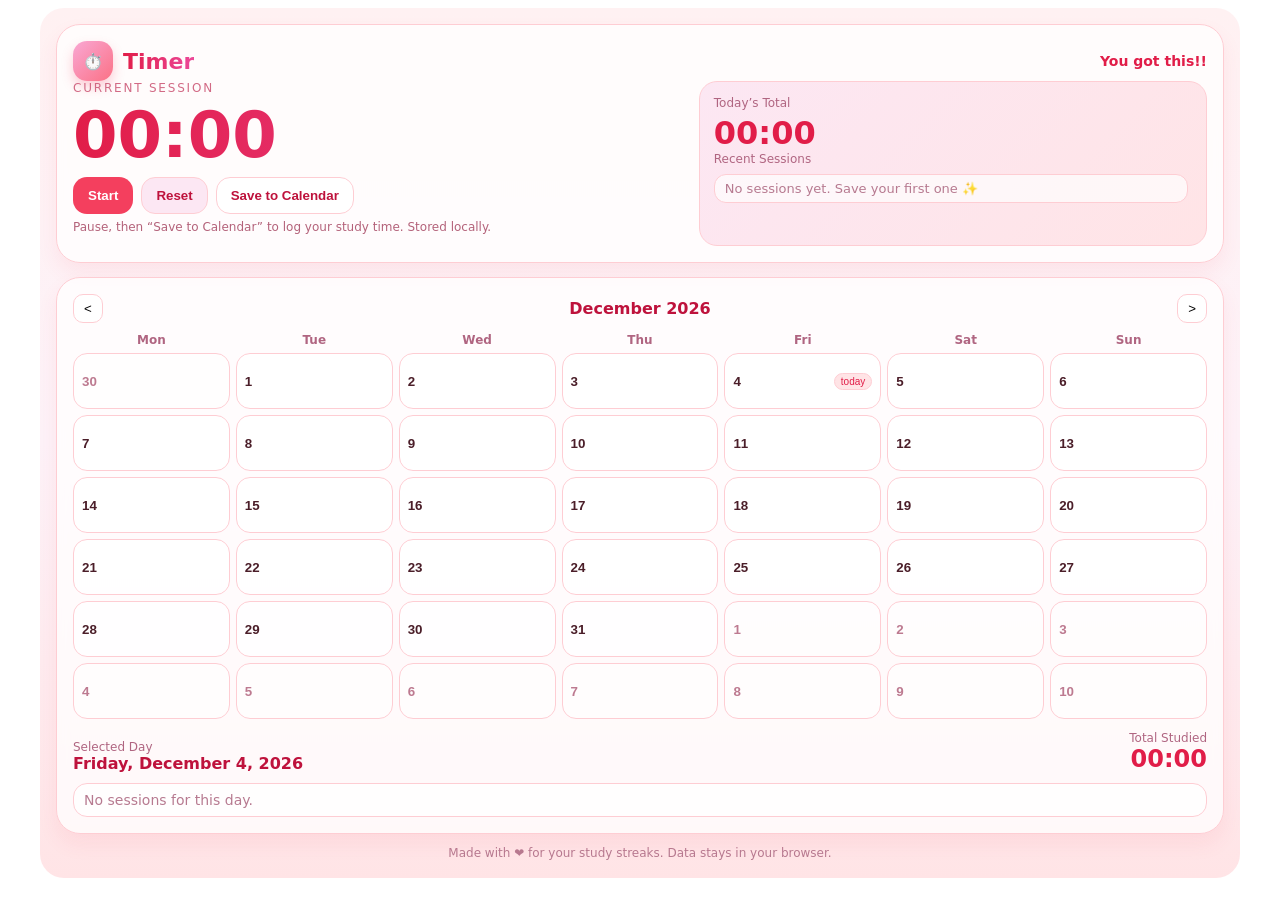
<file: index.html>
<!DOCTYPE html>
<html lang="en">
<head>
  <meta charset="UTF-8">
  <title>Study Sweet – Timer</title>
  <link rel="stylesheet" href="study_buddy/style.css">
  <link rel="manifest" href="manifest.json">
  <meta name="theme-color" content="#e11d48">


</head>
<body>
<div id="sb-app" class="sb-app">
  <div class="sb-card sb-top">
    <div class="sb-header">
      <div class="sb-brand">
        <div class="sb-logo">⏱️</div>
        <h1>Timer</h1>
      </div>
      <div class="sb-motto">You got this!!</div>
    </div>

    <div class="sb-timer-row">
      <div class="sb-session">
        <p class="sb-label">Current Session</p>
        <div id="sb-elapsed" class="sb-big">00:00</div>
        <div class="sb-controls">
          <button id="sb-start" class="sb-btn sb-btn-primary">Start</button>
          <button id="sb-pause" class="sb-btn sb-btn-primary sb-hidden">Pause</button>
          <button id="sb-reset" class="sb-btn sb-btn-ghost">Reset</button>
          <button id="sb-save"  class="sb-btn sb-btn-white">Save to Calendar</button>
        </div>
        <p class="sb-hint">Pause, then “Save to Calendar” to log your study time. Stored locally.</p>
      </div>

      <div class="sb-today">
        <p class="sb-muted">Today’s Total</p>
        <div id="sb-today-total" class="sb-total">00:00</div>

        <div class="sb-recent">
          <p class="sb-muted">Recent Sessions</p>
          <div id="sb-recent-list" class="sb-list"></div>
        </div>
      </div>
    </div>
  </div>

  <div class="sb-card">
    <div class="sb-cal-header">
      <button id="sb-prev" class="sb-nav">&lt;</button>
      <div class="sb-cal-title" id="sb-month-title">Month YYYY</div>
      <button id="sb-next" class="sb-nav">&gt;</button>
    </div>

    <div class="sb-weekdays">
      <div>Mon</div><div>Tue</div><div>Wed</div><div>Thu</div><div>Fri</div><div>Sat</div><div>Sun</div>
    </div>

    <div id="sb-grid" class="sb-grid"></div>

    <div class="sb-selected">
      <div>
        <p class="sb-muted">Selected Day</p>
        <div id="sb-selected-label" class="sb-selected-title">—</div>
      </div>
      <div class="sb-right">
        <p class="sb-muted">Total Studied</p>
        <div id="sb-selected-total" class="sb-selected-total">00:00</div>
      </div>
    </div>

    <div id="sb-sessions" class="sb-sessions"></div>
  </div>

  <p class="sb-footnote">Made with ❤ for your study streaks. Data stays in your browser.</p>
</div>

<!-- Session editor modal -->
<div id="sb-modal" class="sb-modal sb-hidden">
  <div class="sb-modal-backdrop"></div>
  <div class="sb-modal-card">
    <h3 class="sb-modal-title">Edit Session</h3>
    <label class="sb-modal-label">Title</label>
    <input id="sb-modal-title" class="sb-input" placeholder="e.g., Math, Reading, CS Project" />
    <label class="sb-modal-label">Notes</label>
    <textarea id="sb-modal-notes" class="sb-textarea" rows="5" placeholder="What did you do?"></textarea>
    <div class="sb-modal-actions">
      <button id="sb-modal-cancel" class="sb-btn sb-btn-ghost">Cancel</button>
      <button id="sb-modal-save" class="sb-btn sb-btn-primary">Save</button>
    </div>
  </div>
</div>

<script>
(()=> {
  // ===== Utils =====
  const pad2 = (n)=> String(n).padStart(2,'0');
  const fmtHMS = (sec)=>{
    const h = Math.floor(sec/3600), m = Math.floor((sec%3600)/60), s= sec%60;
    return h > 0 ? `${pad2(h)}:${pad2(m)}:${pad2(s)}` : `${pad2(m)}:${pad2(s)}`;
  };
  // LOCAL y-m-d so timezones don't shift to tomorrow
  const ymd = (d) => {
    const y = d.getFullYear();
    const m = String(d.getMonth() + 1).padStart(2, '0');
    const day = String(d.getDate()).padStart(2, '0');
    return `${y}-${m}-${day}`;
  };
  const startOfDay = (d)=> new Date(d.getFullYear(), d.getMonth(), d.getDate());
  const uid = ()=> Date.now().toString(36) + Math.random().toString(36).slice(2,7);

  const LS_KEY = 'sb-study-timer:v1';

  const state = (()=> {
    // totals: {'YYYY-MM-DD': seconds}
    // sessions: {'YYYY-MM-DD': [{id, startedAt, seconds, title, notes}]}
    try{ return JSON.parse(localStorage.getItem(LS_KEY)) || { totals:{}, sessions:{} }; }
    catch(e){ return { totals:{}, sessions:{} }; }
  })();
  const saveState = ()=> localStorage.setItem(LS_KEY, JSON.stringify(state));

  // Ensure all saved sessions have id/title/notes (for older data)
function normalizeState(){
  let changed = false;
  if (!state.sessions) state.sessions = {};
  if (!state.totals) state.totals = {};

  for (const [day, list] of Object.entries(state.sessions)) {
    state.sessions[day] = (list || []).map((s) => {
      if (!s.id) { s.id = uid(); changed = true; }
      if (s.title == null) { s.title = "Session"; changed = true; }
      if (s.notes == null) { s.notes = ""; changed = true; }
      return s;
    });
  }
  if (changed) saveState();
}
normalizeState();




  // ===== Elements =====
  const $ = (sel)=> document.querySelector(sel);
  const grid = $('#sb-grid');
  const monthTitle = $('#sb-month-title');
  const selectedLabel = $('#sb-selected-label');
  const selectedTotalEl = $('#sb-selected-total');
  const sessionsWrap = $('#sb-sessions');
  const todayTotalEl = $('#sb-today-total');
  const recentList = $('#sb-recent-list');
  const elapsedEl = $('#sb-elapsed');

  const btnStart = $('#sb-start'), btnPause = $('#sb-pause'), btnReset = $('#sb-reset'), btnSave = $('#sb-save');

  // ===== Timer =====
  let running = false, timerId = null, elapsed = 0;
  const today = startOfDay(new Date());

  function tick(){ elapsed += 1; renderElapsed(); }
  function renderElapsed(){ elapsedEl.textContent = fmtHMS(elapsed); }
  function start(){ if (running) return; running = true; btnStart.classList.add('sb-hidden'); btnPause.classList.remove('sb-hidden'); timerId = setInterval(tick, 1000); }
  function pause(){ if (!running) return; running = false; btnPause.classList.add('sb-hidden'); btnStart.classList.remove('sb-hidden'); clearInterval(timerId); }
  function reset(){ pause(); elapsed = 0; renderElapsed(); }

  // ===== Save session (now with id/title/notes) =====
  function saveSession(){
    if (elapsed <= 0) return;
    const key = ymd(new Date());
    state.totals[key] = (state.totals[key]||0) + elapsed;

    const newSess = {
      id: uid(),
      startedAt: Date.now(),
      seconds: elapsed,
      title: "Session",
      notes: ""
    };
    (state.sessions[key] ||= []).push(newSess);
    saveState();

    elapsed = 0; renderElapsed();
    selectDay(startOfDay(new Date())); // jump to today
    renderToday();
    renderCalendar();
  }

  btnStart.addEventListener('click', start);
  btnPause.addEventListener('click', pause);
  btnReset.addEventListener('click', reset);
  btnSave.addEventListener('click', saveSession);

  // Keyboard shortcuts
// Keyboard shortcuts (ignore when typing or when modal is open)
  window.addEventListener('keydown', (e) => {
  const t = e.target;
  const typing = t && (t.tagName === 'INPUT' || t.tagName === 'TEXTAREA' || t.isContentEditable);
  const modalOpen = !document.getElementById('sb-modal').classList.contains('sb-hidden');

  if (typing || modalOpen) return; // do nothing while typing or modal up

  if (e.code === 'Space') {
    e.preventDefault();
    running ? pause() : start();
  } else if (e.key.toLowerCase() === 'r') {
    reset();
  } else if (e.key.toLowerCase() === 's') {
    saveSession();
  }
});


  // ===== Calendar =====
  let cursor = new Date(today.getFullYear(), today.getMonth(), 1);
  let selected = startOfDay(new Date());

  function getMonthMatrix(year, month){
    const first = new Date(year, month, 1);
    const startWeekday = (first.getDay()+6)%7; // Monday=0
    const daysInMonth = new Date(year, month+1, 0).getDate();
    const prevDays = new Date(year, month, 0).getDate();
    const cells = [];
    for (let i=startWeekday-1;i>=0;i--) cells.push(new Date(year, month-1, prevDays - i));
    for (let d=1; d<=daysInMonth; d++) cells.push(new Date(year, month, d));
    let next=1; while (cells.length<42) cells.push(new Date(year, month+1, next++));
    return cells;
  }

  function renderCalendar(){
    monthTitle.textContent = cursor.toLocaleDateString(undefined, { month:'long', year:'numeric' });
    grid.innerHTML = '';
    const cells = getMonthMatrix(cursor.getFullYear(), cursor.getMonth());
    const tKey = ymd(today);

    cells.forEach(d=>{
      const key = ymd(d);
      const inMonth = d.getMonth() === cursor.getMonth();
      const total = state.totals[key] || 0;
      const isToday = key === tKey;
      const isSelected = key === ymd(selected);

      const el = document.createElement('button');
      el.type = 'button';
      el.className = `sb-day ${inMonth ? '' : 'dim'}` + (isSelected ? ' sb-selected-day' : '');
      el.innerHTML = `
        <div class="sb-row">
          <strong>${d.getDate()}</strong>
          ${isToday ? '<span class="sb-todaytag">today</span>' : ''}
        </div>
        ${total > 0
          ? `<span class="sb-badge">${ total >= 3600 ? (total/3600).toFixed(1) + 'h' : Math.round(total/60) + 'm' }</span>`
          : ''
        }
      `;
      el.addEventListener('click', () => { selectDay(startOfDay(d)); });
      grid.appendChild(el);
    });
  }

  // ===== Selected day details =====
  function selectDay(d){
    selected = d;
    selectedLabel.textContent = d.toLocaleDateString(undefined, {
      weekday:'long', year:'numeric', month:'long', day:'numeric'
    });

    const key = ymd(d);
    const tot = state.totals[key] || 0;
    selectedTotalEl.textContent = fmtHMS(tot);

    const sess = state.sessions[key] || [];
    sessionsWrap.innerHTML = '';

    if (sess.length === 0){
      sessionsWrap.innerHTML =
        `<div class="sb-session-card" style="grid-column:1/-1;color:#b77a90;">No sessions for this day.</div>`;
    } else {
      sess.forEach((s, i) => {
        const card = document.createElement('div');
        card.className = 'sb-session-card sb-item';
        card.dataset.id = s.id;
        const title = s.title || `Session ${i+1}`;
        card.innerHTML = `
          <button class="sb-mini sb-del" title="Delete">−</button>
          <div class="sb-click" data-action="open">
            <span class="sb-title">${title}</span>
            <strong>${fmtHMS(s.seconds)}</strong>
          </div>
          <button class="sb-mini sb-rename" title="Rename">✎</button>
        `;
        sessionsWrap.appendChild(card);
      });
    }

    // update "recent" if this is today
    renderToday();
    renderCalendar();
  }

  // ===== Today summary (recent) =====
  function renderToday(){
    const key = ymd(today);
    todayTotalEl.textContent = fmtHMS(state.totals[key] || 0);
    const sess = state.sessions[key] || [];
    recentList.innerHTML = '';
    if (sess.length === 0){
      const empty = document.createElement('div');
      empty.className = 'sb-chip';
      empty.style.color = '#b77a90';
      empty.textContent = 'No sessions yet. Save your first one ✨';
      recentList.appendChild(empty);
    } else {
      [...sess].slice(-5).reverse().forEach((s)=>{
        const item = document.createElement('div');
        item.className = 'sb-chip sb-item';
        item.dataset.id = s.id;
        const title = s.title || "Session";
        item.innerHTML = `
          <button class="sb-mini sb-del" title="Delete">−</button>
          <div class="sb-click" data-action="open">
            <span class="sb-title">${title}</span>
            <strong>${fmtHMS(s.seconds)}</strong>
          </div>
            <button class="sb-mini sb-rename" title="Rename">✎</button>
        `;
        recentList.appendChild(item);
      });
    }
  }

  // ===== List actions: delete / rename / open modal =====
  function getSessionById(key, id){
    const list = state.sessions[key] || [];
    const idx = list.findIndex(s => s.id === id);
    return { list, idx, session: list[idx] };
  }

  // modal wiring
  const modal = document.getElementById('sb-modal');
  const modalTitle = document.getElementById('sb-modal-title');
  const modalNotes = document.getElementById('sb-modal-notes');
  const modalCancel = document.getElementById('sb-modal-cancel');
  const modalSave = document.getElementById('sb-modal-save');
  let modalCtx = { key:null, id:null };

  function openModal(key, id){
    const { session } = getSessionById(key, id);
    if (!session) return;
    modalCtx = { key, id };
    modalTitle.value = session.title || "Session";
    modalNotes.value = session.notes || "";
    modal.classList.remove('sb-hidden');
  }
  function closeModal(){ modal.classList.add('sb-hidden'); modalCtx = { key:null, id:null }; }

  modalCancel.addEventListener('click', closeModal);
  modal.addEventListener('click', (e)=> {
    if (e.target === modal || e.target.classList.contains('sb-modal-backdrop')) closeModal();
  });
  modalSave.addEventListener('click', ()=>{
    const { key, id } = modalCtx;
    const { list, idx } = getSessionById(key, id);
    if (idx >= 0){
      list[idx].title = modalTitle.value.trim() || "Session";
      list[idx].notes = modalNotes.value.trim();
      saveState();
      if (key === ymd(today)) renderToday();
      if (ymd(selected) === key) selectDay(selected);
      renderCalendar();
    }
    closeModal();
  });

  // Today list actions
  recentList.addEventListener('click', (e)=>{
    const item = e.target.closest('.sb-item'); if (!item) return;
    const id = item.dataset.id; const key = ymd(today);

    if (e.target.classList.contains('sb-del')){
      const { list, idx } = getSessionById(key, id);
      if (idx >= 0){
        state.totals[key] = Math.max(0, (state.totals[key]||0) - list[idx].seconds);
        list.splice(idx, 1);
        saveState(); renderToday(); renderCalendar();
        if (ymd(selected) === key) selectDay(selected);
      }
    } else if (e.target.classList.contains('sb-rename')){
      const { list, idx } = getSessionById(key, id);
      if (idx >= 0){
        const cur = list[idx].title || "Session";
        const name = prompt("Rename session:", cur);
        if (name !== null){
          list[idx].title = name.trim() || "Session";
          saveState(); renderToday(); if (ymd(selected)===key) selectDay(selected);
        }
      }
    } else if (e.target.closest('[data-action="open"]')){
      openModal(key, id);
    }
  });

  // Selected-day list actions
  sessionsWrap.addEventListener('click', (e)=>{
    const item = e.target.closest('.sb-item'); if (!item) return;
    const id = item.dataset.id; const key = ymd(selected);

    if (e.target.classList.contains('sb-del')){
      const { list, idx } = getSessionById(key, id);
      if (idx >= 0){
        state.totals[key] = Math.max(0, (state.totals[key]||0) - list[idx].seconds);
        list.splice(idx, 1);
        saveState(); selectDay(selected); renderToday(); renderCalendar();
      }
    } else if (e.target.classList.contains('sb-rename')){
      const { list, idx } = getSessionById(key, id);
      if (idx >= 0){
        const cur = list[idx].title || "Session";
        const name = prompt("Rename session:", cur);
        if (name !== null){
          list[idx].title = name.trim() || "Session";
          saveState(); selectDay(selected); if (ymd(today)===key) renderToday();
        }
      }
    } else if (e.target.closest('[data-action="open"]')){
      openModal(key, id);
    }
  });

  // Month nav
  $('#sb-prev').addEventListener('click', ()=> {
    cursor = new Date(cursor.getFullYear(), cursor.getMonth()-1, 1);
    renderCalendar();
  });
  $('#sb-next').addEventListener('click', ()=> {
    cursor = new Date(cursor.getFullYear(), cursor.getMonth()+1, 1);
    renderCalendar();
  });

  // ===== Init =====
  renderElapsed();
  renderToday();
  renderCalendar();
  selectDay(today);
})();

if ('serviceWorker' in navigator) {
  navigator.serviceWorker.register('sw.js', { scope: './' });
}


</script>


</body>
</html>
</file>
<file: study_buddy/style.css>
/* ===== Pink Study Timer (namespaced sb-) ===== */
:root{
  --sb-rose-50:#fff1f2; --sb-pink-50:#fdf2f8; --sb-rose-100:#ffe4e6;
  --sb-pink-100:#fce7f3; --sb-rose-200:#fecdd3; --sb-rose-300:#fda4af;
  --sb-rose-500:#f43f5e; --sb-rose-600:#e11d48; --sb-rose-700:#be123c;
  --sb-text:#4b1e29; --sb-muted:#a6536a; --sb-white:#fff;
}

/* make sizing predictable so borders/padding don’t overflow */
*, *::before, *::after { box-sizing: border-box; }

#sb-app.sb-app{
  font-family: system-ui, -apple-system, Segoe UI, Roboto, "Poppins", Arial, sans-serif;
  color: var(--sb-text);
  background: linear-gradient(to bottom, var(--sb-rose-50), var(--sb-pink-50), var(--sb-rose-100));
  padding: 16px;
  border-radius: 24px;

  /* center nicely on wide screens */
  max-width: 1200px;
  margin: 0 auto;
}

.sb-card{
  background: rgba(255,255,255,0.75);
  backdrop-filter: blur(6px);
  border: 1px solid var(--sb-rose-200);
  border-radius: 24px;
  box-shadow: 0 10px 20px rgba(244,63,94,0.08);
  padding: 16px;
  margin-top: 14px;
}
.sb-top{ margin-top: 0; }

.sb-header{
  display:flex; align-items:center; justify-content:space-between; gap:12px;
}
.sb-brand{ display:flex; align-items:center; gap:10px; }
.sb-logo{ width:40px; height:40px; border-radius:14px; display:grid; place-items:center;
  color:white; background: linear-gradient(135deg, #f9a8d4, #fb7185); box-shadow: 0 6px 12px rgba(244,63,94,0.25);}
.sb-brand h1{ margin:0; font-weight:900; font-size:22px;
  background: linear-gradient(90deg, var(--sb-rose-600), #ec4899);
  -webkit-background-clip:text; background-clip:text; color:transparent; }
.sb-motto{ color: var(--sb-rose-600); font-weight:600; font-size:14px; }

.sb-timer-row{ display:grid; grid-template-columns: 1.2fr 1fr; gap:16px; }
@media (max-width: 820px){ .sb-timer-row{ grid-template-columns: 1fr; } }

.sb-label{ text-transform: uppercase; letter-spacing:.15em; font-size:12px; color:#d26a85; margin:0; }
.sb-big{ font-weight: 900; font-size: clamp(36px, 7vw, 64px); line-height:1; margin-top: 8px;
  background: linear-gradient(90deg, var(--sb-rose-600), #ec4899);
  -webkit-background-clip:text; background-clip:text; color:transparent; }

.sb-controls{ display:flex; flex-wrap:wrap; gap:8px; margin-top:10px; }
.sb-btn{ border-radius: 14px; padding:10px 14px; font-weight:700; border:1px solid transparent; cursor:pointer; }
.sb-btn-primary{ background: var(--sb-rose-500); color:white; }
.sb-btn-ghost{ background: var(--sb-pink-100); color: var(--sb-rose-700); border-color: var(--sb-rose-200); }
.sb-btn-white{ background: white; color: var(--sb-rose-700); border-color: var(--sb-rose-200); }
.sb-btn:hover{ filter: brightness(1.02); }
.sb-hidden{ display:none; }

.sb-hint{ color:#b4627a; font-size:12px; margin-top:6px; }

.sb-today{ background: linear-gradient(135deg, var(--sb-pink-100), var(--sb-rose-100));
  border:1px solid var(--sb-rose-200); border-radius:18px; padding:14px; }
.sb-muted{ color:#b06581; font-size:12px; margin:0; }
.sb-total{ font-weight: 900; font-size: 32px; color: var(--sb-rose-600); margin-top:4px; }
.sb-list{ margin-top:8px; max-height:160px; overflow:auto; display:flex; flex-direction:column; gap:6px; padding-right:4px; }
.sb-chip{ display:flex; align-items:center; justify-content:space-between; gap:8px;
  background: rgba(255,255,255,0.7); border:1px solid var(--sb-rose-200); border-radius:12px; padding:6px 10px; font-size:13px;
  width: 100%; /* make each chip span the container */
}

.sb-cal-header{ display:flex; align-items:center; justify-content:space-between;}
.sb-cal-title{ font-weight:800; color: var(--sb-rose-700); }
.sb-nav{ border:1px solid var(--sb-rose-200); background:white; border-radius:10px; padding:6px 10px; cursor:pointer;}

.sb-weekdays{ display:grid; grid-template-columns: repeat(7,1fr); text-align:center; gap:6px; margin-top:10px;
  color:#b06581; font-weight:700; font-size:12px; }
.sb-grid{ display:grid; grid-template-columns: repeat(7,1fr); gap:6px; margin-top:6px; }
.sb-day{ border:1px solid var(--sb-rose-200); background: rgba(255,255,255,0.8);
  color: var(--sb-text); border-radius:14px; padding:8px; text-align:left; cursor:pointer;
  min-height: 56px; /* keeps badges/text from squishing layout */
}
.sb-day.dim{ background: rgba(255,255,255,0.5); color:#bd7a90; }
.sb-day:hover{ background: #fff5f7; }
.sb-day .sb-row{ display:flex; align-items:center; justify-content:space-between; }
.sb-badge{ margin-top:6px; font-size:11px; font-weight:800; border:1px solid var(--sb-rose-200);
  background: var(--sb-pink-100); padding:3px 6px; border-radius:999px; display:inline-block; }

.sb-todaytag{ font-size:10px; padding:2px 6px; border-radius:999px; color: var(--sb-rose-600);
  border:1px solid var(--sb-rose-200); background: var(--sb-rose-100); }

.sb-selected{ display:flex; align-items:flex-end; justify-content:space-between; gap:8px; margin-top:12px; }
.sb-selected-title{ font-weight:800; color: var(--sb-rose-700); }
.sb-selected-total{ font-weight:900; color: var(--sb-rose-600); font-size: 24px; }
.sb-right{ text-align:right; }

.sb-sessions{ margin-top:10px; display:grid; grid-template-columns: repeat(auto-fill, minmax(180px, 1fr)); gap:8px; }
.sb-session-card{ border:1px solid var(--sb-rose-200); background: rgba(255,255,255,0.8); border-radius:14px;
  padding:8px 10px; display:flex; align-items:center; justify-content:space-between; font-size:14px; }

.sb-footnote{ color:#b77a90; font-size:12px; text-align:center; margin: 12px 0 2px; }

/* === Mini action buttons & session row layout === */
.sb-mini {
  border: 1px solid var(--sb-rose-200);
  background: #fff;
  color: var(--sb-rose-700);
  border-radius: 10px;
  padding: 2px 8px;
  font-weight: 800;
  line-height: 1;
  cursor: pointer;
}
.sb-mini:hover { filter: brightness(1.05); }
.sb-mini:active { transform: translateY(1px); }
.sb-mini:disabled { opacity: .5; cursor: default; }

.sb-item {
  display: grid;
  grid-template-columns: auto 1fr auto;
  gap: 8px;
  align-items: center;
}
.sb-item .sb-click {
  display: flex; align-items: center; justify-content: space-between; gap: 10px;
  width: 100%;
}

/* === Modal for editing title/notes === */
.sb-modal { position: fixed; inset: 0; display: grid; place-items: center; z-index: 50; }
.sb-modal.sb-hidden { display: none; }
.sb-modal-backdrop { position: absolute; inset: 0; background: rgba(0,0,0,.25); }
.sb-modal-card {
  position: relative;
  width: min(720px, 92vw); /* wider but still responsive */
  background: rgba(255,255,255,.98);
  border: 1px solid var(--sb-rose-200); border-radius: 20px;
  box-shadow: 0 24px 48px rgba(244,63,94,.15);
  padding: 18px; /* a touch more breathing room */
}
.sb-modal-title { margin: 0 0 10px 0; color: var(--sb-rose-700); }
.sb-modal-label { font-size: 12px; color: #b06581; display: block; margin-top: 8px; }
.sb-input, .sb-textarea {
  display: block;
  width: 100%; max-width: 100%;
  border:1px solid var(--sb-rose-200); border-radius: 12px; padding: 10px; background:#fff;
  margin-top: 6px;
}
.sb-input:focus, .sb-textarea:focus {
  outline: none; border-color: var(--sb-rose-500); box-shadow: 0 0 0 3px rgba(244,63,94,.15);
}
.sb-textarea { min-height: 160px; resize: vertical; }
.sb-modal-actions { display:flex; justify-content:flex-end; gap:10px; margin-top:12px; }

@media (max-width: 640px) {
  .sb-modal-card { width: 94vw; padding: 14px; }
  .sb-modal-title { font-size: 18px; }
}

/* Hide the pencil button if you don’t want it */
.sb-rename { display: none; }
</file>
